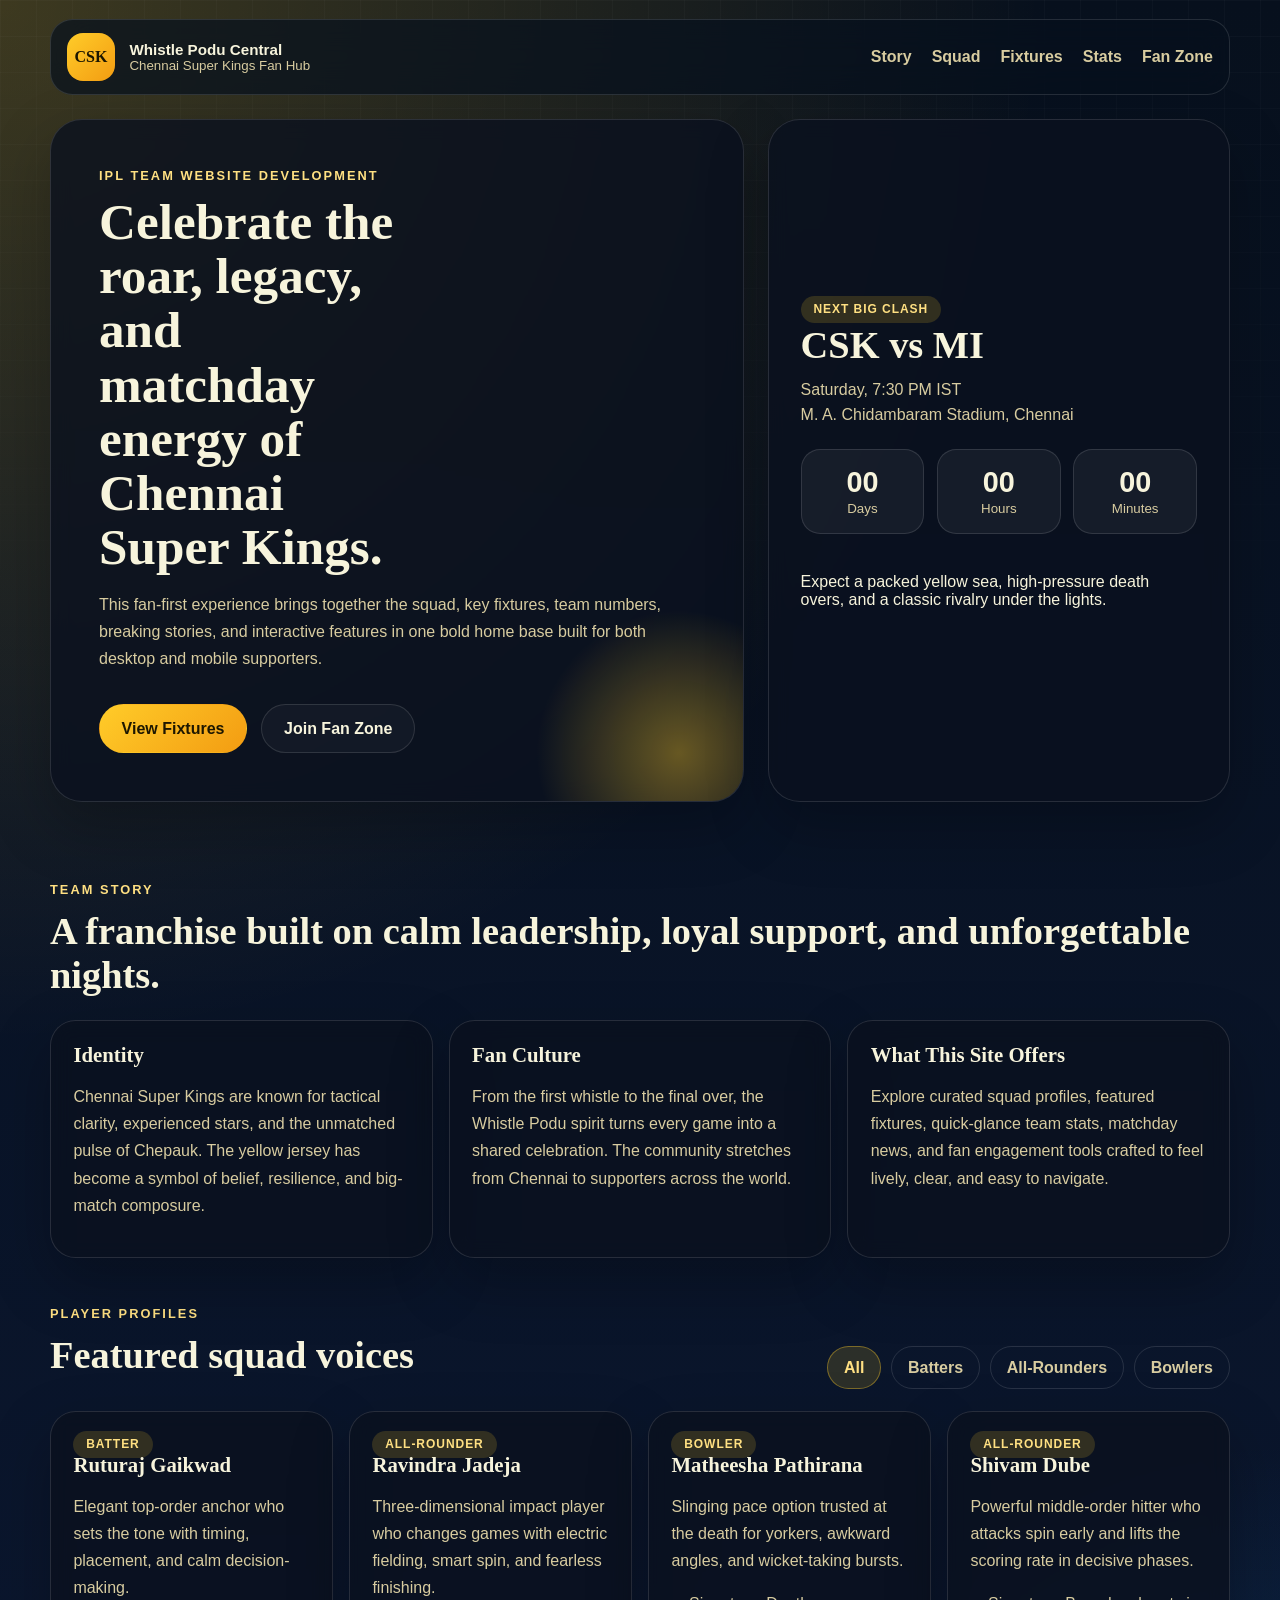
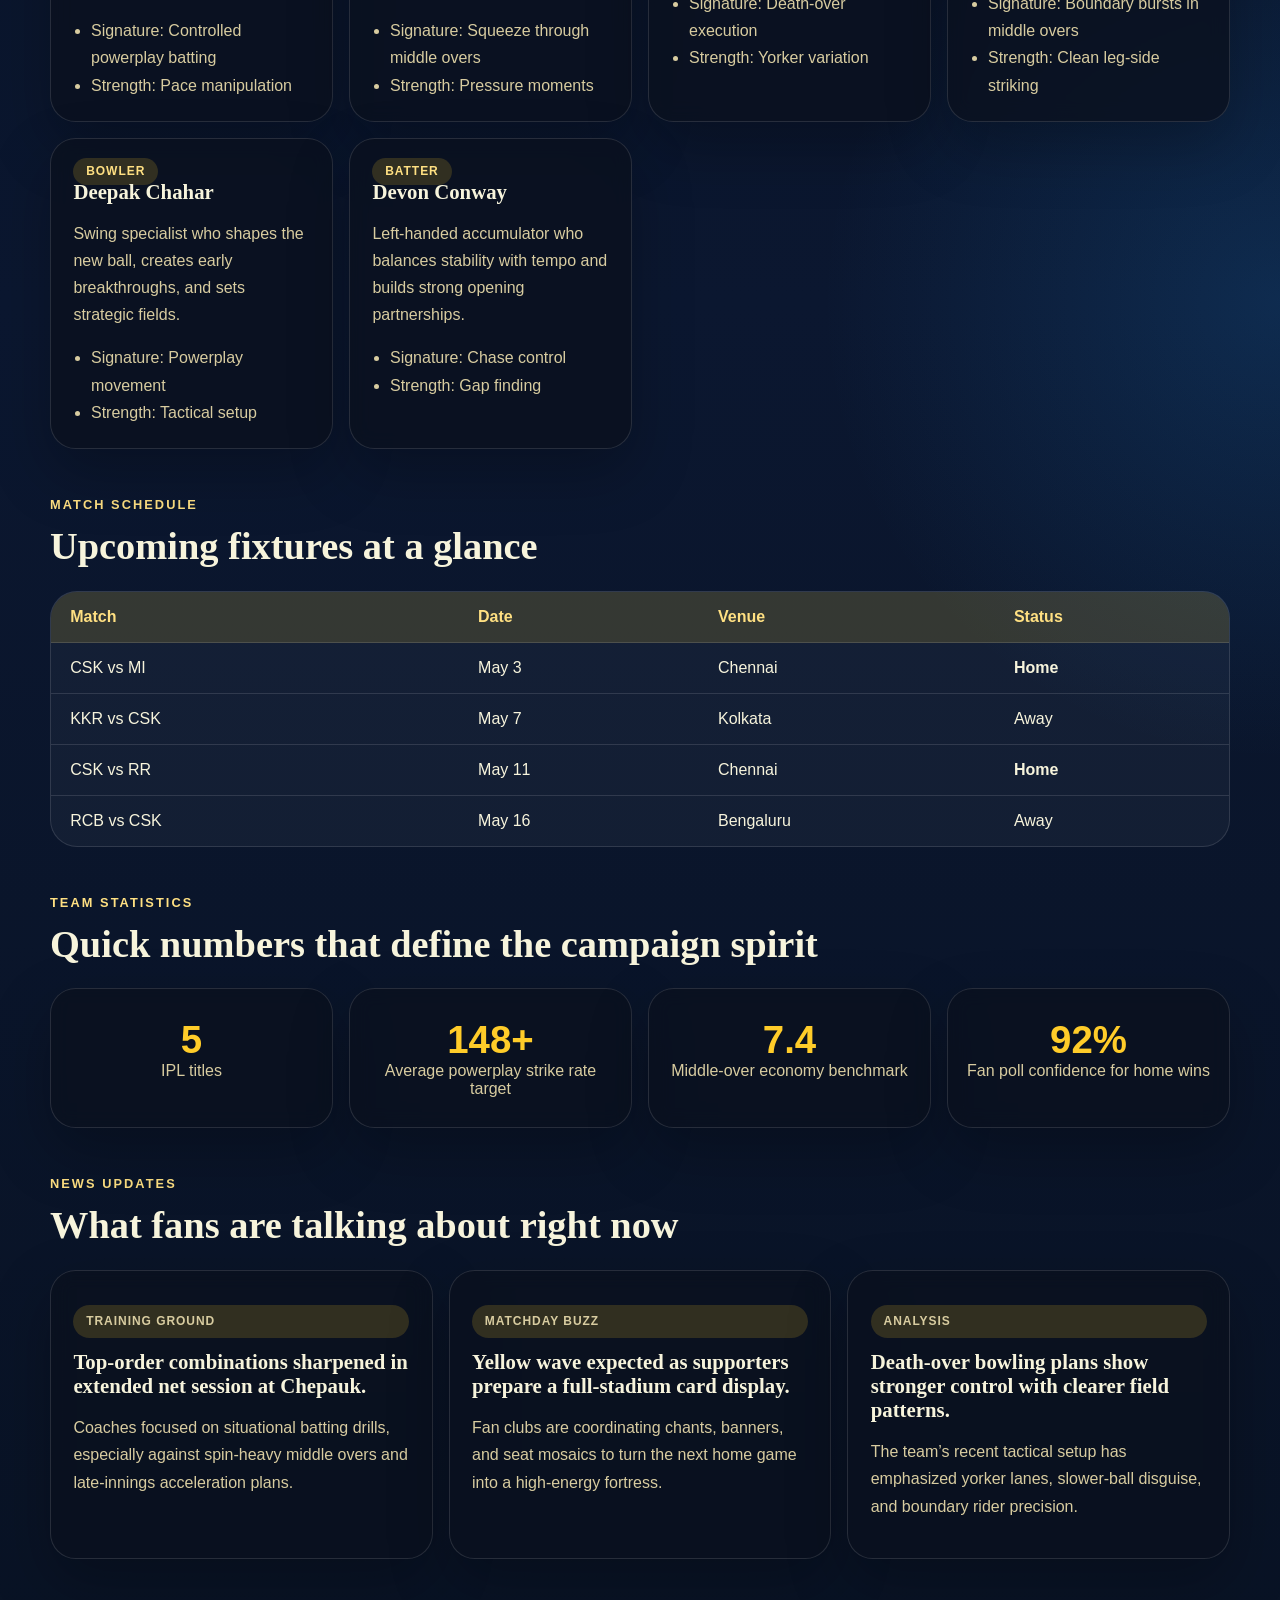
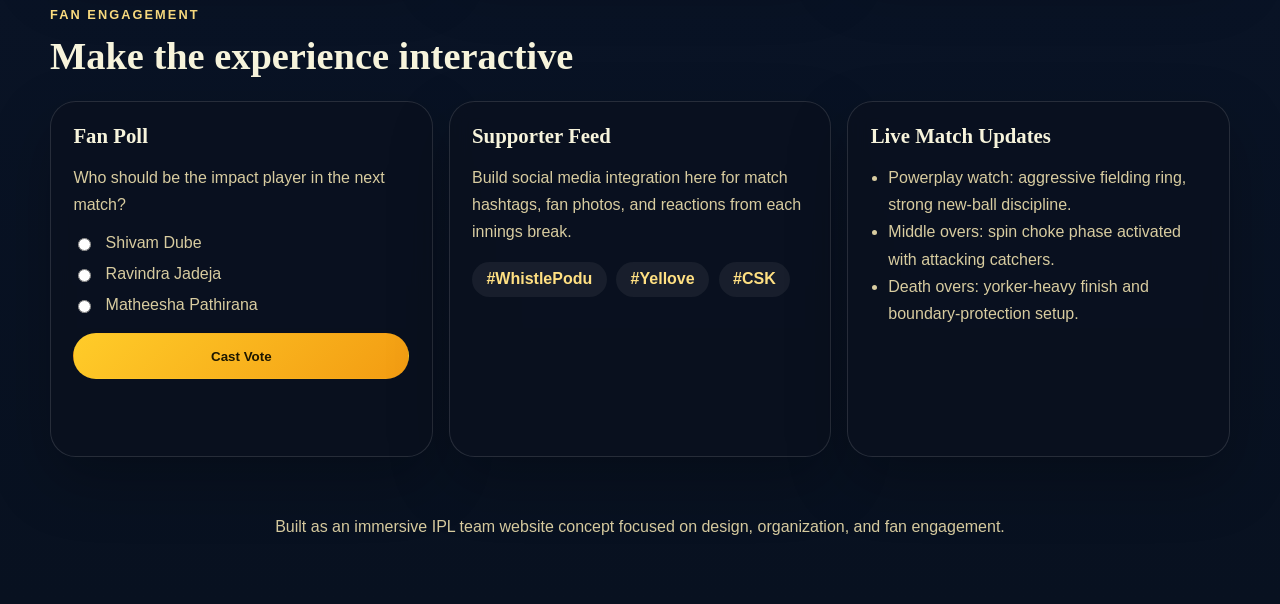
<file: Task_2(Intermediate)/index.html>
<!DOCTYPE html>
<html lang="en">
  <head>
    <meta charset="UTF-8" />
    <meta name="viewport" content="width=device-width, initial-scale=1.0" />
    <meta
      name="description"
      content="A fan-first Chennai Super Kings website with squad details, fixtures, stats, news, and interactive matchday features."
    />
    <title>Whistle Podu Central | Chennai Super Kings Fan Hub</title>
    <link rel="stylesheet" href="styles.css" />
  </head>
  <body>
    <div class="page-shell">
      <header class="hero" id="top">
        <nav class="site-nav">
          <a class="brand" href="#top">
            <span class="brand-mark">CSK</span>
            <span class="brand-copy">
              <strong>Whistle Podu Central</strong>
              <small>Chennai Super Kings Fan Hub</small>
            </span>
          </a>
          <button class="menu-toggle" type="button" aria-expanded="false" aria-controls="nav-links">
            Menu
          </button>
          <div class="nav-links" id="nav-links">
            <a href="#story">Story</a>
            <a href="#squad">Squad</a>
            <a href="#fixtures">Fixtures</a>
            <a href="#stats">Stats</a>
            <a href="#fan-zone">Fan Zone</a>
          </div>
        </nav>

        <div class="hero-grid">
          <div class="hero-copy">
            <p class="eyebrow">IPL Team Website Development</p>
            <h1>Celebrate the roar, legacy, and matchday energy of Chennai Super Kings.</h1>
            <p class="hero-text">
              This fan-first experience brings together the squad, key fixtures, team numbers, breaking
              stories, and interactive features in one bold home base built for both desktop and mobile supporters.
            </p>
            <div class="hero-actions">
              <a class="button button-primary" href="#fixtures">View Fixtures</a>
              <a class="button button-secondary" href="#fan-zone">Join Fan Zone</a>
            </div>
          </div>

          <aside class="match-card">
            <div class="match-pill">Next Big Clash</div>
            <h2>CSK vs MI</h2>
            <p class="match-meta">Saturday, 7:30 PM IST</p>
            <p class="match-meta">M. A. Chidambaram Stadium, Chennai</p>
            <div class="countdown" aria-label="Match countdown">
              <div><span id="days">00</span><small>Days</small></div>
              <div><span id="hours">00</span><small>Hours</small></div>
              <div><span id="minutes">00</span><small>Minutes</small></div>
            </div>
            <p class="match-blurb">
              Expect a packed yellow sea, high-pressure death overs, and a classic rivalry under the lights.
            </p>
          </aside>
        </div>
      </header>

      <main>
        <section class="section story-section" id="story">
          <div class="section-heading">
            <p class="eyebrow">Team Story</p>
            <h2>A franchise built on calm leadership, loyal support, and unforgettable nights.</h2>
          </div>
          <div class="story-grid">
            <article class="story-panel">
              <h3>Identity</h3>
              <p>
                Chennai Super Kings are known for tactical clarity, experienced stars, and the unmatched pulse of
                Chepauk. The yellow jersey has become a symbol of belief, resilience, and big-match composure.
              </p>
            </article>
            <article class="story-panel">
              <h3>Fan Culture</h3>
              <p>
                From the first whistle to the final over, the Whistle Podu spirit turns every game into a shared
                celebration. The community stretches from Chennai to supporters across the world.
              </p>
            </article>
            <article class="story-panel">
              <h3>What This Site Offers</h3>
              <p>
                Explore curated squad profiles, featured fixtures, quick-glance team stats, matchday news, and fan
                engagement tools crafted to feel lively, clear, and easy to navigate.
              </p>
            </article>
          </div>
        </section>

        <section class="section squad-section" id="squad">
          <div class="section-heading inline-heading">
            <div>
              <p class="eyebrow">Player Profiles</p>
              <h2>Featured squad voices</h2>
            </div>
            <div class="filter-group" role="tablist" aria-label="Squad filters">
              <button class="filter-button active" data-filter="all" type="button">All</button>
              <button class="filter-button" data-filter="batter" type="button">Batters</button>
              <button class="filter-button" data-filter="all-rounder" type="button">All-Rounders</button>
              <button class="filter-button" data-filter="bowler" type="button">Bowlers</button>
            </div>
          </div>

          <div class="player-grid">
            <article class="player-card" data-role="batter">
              <span class="player-role">Batter</span>
              <h3>Ruturaj Gaikwad</h3>
              <p class="player-bio">
                Elegant top-order anchor who sets the tone with timing, placement, and calm decision-making.
              </p>
              <ul>
                <li>Signature: Controlled powerplay batting</li>
                <li>Strength: Pace manipulation</li>
              </ul>
            </article>
            <article class="player-card" data-role="all-rounder">
              <span class="player-role">All-Rounder</span>
              <h3>Ravindra Jadeja</h3>
              <p class="player-bio">
                Three-dimensional impact player who changes games with electric fielding, smart spin, and fearless finishing.
              </p>
              <ul>
                <li>Signature: Squeeze through middle overs</li>
                <li>Strength: Pressure moments</li>
              </ul>
            </article>
            <article class="player-card" data-role="bowler">
              <span class="player-role">Bowler</span>
              <h3>Matheesha Pathirana</h3>
              <p class="player-bio">
                Slinging pace option trusted at the death for yorkers, awkward angles, and wicket-taking bursts.
              </p>
              <ul>
                <li>Signature: Death-over execution</li>
                <li>Strength: Yorker variation</li>
              </ul>
            </article>
            <article class="player-card" data-role="all-rounder">
              <span class="player-role">All-Rounder</span>
              <h3>Shivam Dube</h3>
              <p class="player-bio">
                Powerful middle-order hitter who attacks spin early and lifts the scoring rate in decisive phases.
              </p>
              <ul>
                <li>Signature: Boundary bursts in middle overs</li>
                <li>Strength: Clean leg-side striking</li>
              </ul>
            </article>
            <article class="player-card" data-role="bowler">
              <span class="player-role">Bowler</span>
              <h3>Deepak Chahar</h3>
              <p class="player-bio">
                Swing specialist who shapes the new ball, creates early breakthroughs, and sets strategic fields.
              </p>
              <ul>
                <li>Signature: Powerplay movement</li>
                <li>Strength: Tactical setup</li>
              </ul>
            </article>
            <article class="player-card" data-role="batter">
              <span class="player-role">Batter</span>
              <h3>Devon Conway</h3>
              <p class="player-bio">
                Left-handed accumulator who balances stability with tempo and builds strong opening partnerships.
              </p>
              <ul>
                <li>Signature: Chase control</li>
                <li>Strength: Gap finding</li>
              </ul>
            </article>
          </div>
        </section>

        <section class="section fixtures-section" id="fixtures">
          <div class="section-heading">
            <p class="eyebrow">Match Schedule</p>
            <h2>Upcoming fixtures at a glance</h2>
          </div>
          <div class="fixtures-table" role="table" aria-label="Upcoming fixtures">
            <div class="fixture-row fixture-head" role="row">
              <span>Match</span>
              <span>Date</span>
              <span>Venue</span>
              <span>Status</span>
            </div>
            <div class="fixture-row" role="row">
              <span>CSK vs MI</span>
              <span>May 3</span>
              <span>Chennai</span>
              <span><strong>Home</strong></span>
            </div>
            <div class="fixture-row" role="row">
              <span>KKR vs CSK</span>
              <span>May 7</span>
              <span>Kolkata</span>
              <span>Away</span>
            </div>
            <div class="fixture-row" role="row">
              <span>CSK vs RR</span>
              <span>May 11</span>
              <span>Chennai</span>
              <span><strong>Home</strong></span>
            </div>
            <div class="fixture-row" role="row">
              <span>RCB vs CSK</span>
              <span>May 16</span>
              <span>Bengaluru</span>
              <span>Away</span>
            </div>
          </div>
        </section>

        <section class="section stats-section" id="stats">
          <div class="section-heading">
            <p class="eyebrow">Team Statistics</p>
            <h2>Quick numbers that define the campaign spirit</h2>
          </div>
          <div class="stats-grid">
            <article class="stat-card">
              <span class="stat-value">5</span>
              <span class="stat-label">IPL titles</span>
            </article>
            <article class="stat-card">
              <span class="stat-value">148+</span>
              <span class="stat-label">Average powerplay strike rate target</span>
            </article>
            <article class="stat-card">
              <span class="stat-value">7.4</span>
              <span class="stat-label">Middle-over economy benchmark</span>
            </article>
            <article class="stat-card">
              <span class="stat-value">92%</span>
              <span class="stat-label">Fan poll confidence for home wins</span>
            </article>
          </div>
        </section>

        <section class="section news-section">
          <div class="section-heading">
            <p class="eyebrow">News Updates</p>
            <h2>What fans are talking about right now</h2>
          </div>
          <div class="news-grid">
            <article class="news-card">
              <p class="news-tag">Training Ground</p>
              <h3>Top-order combinations sharpened in extended net session at Chepauk.</h3>
              <p>
                Coaches focused on situational batting drills, especially against spin-heavy middle overs and
                late-innings acceleration plans.
              </p>
            </article>
            <article class="news-card">
              <p class="news-tag">Matchday Buzz</p>
              <h3>Yellow wave expected as supporters prepare a full-stadium card display.</h3>
              <p>
                Fan clubs are coordinating chants, banners, and seat mosaics to turn the next home game into a
                high-energy fortress.
              </p>
            </article>
            <article class="news-card">
              <p class="news-tag">Analysis</p>
              <h3>Death-over bowling plans show stronger control with clearer field patterns.</h3>
              <p>
                The team’s recent tactical setup has emphasized yorker lanes, slower-ball disguise, and boundary
                rider precision.
              </p>
            </article>
          </div>
        </section>

        <section class="section fan-zone-section" id="fan-zone">
          <div class="section-heading">
            <p class="eyebrow">Fan Engagement</p>
            <h2>Make the experience interactive</h2>
          </div>
          <div class="fan-zone-grid">
            <article class="fan-card poll-card">
              <h3>Fan Poll</h3>
              <p>Who should be the impact player in the next match?</p>
              <form id="poll-form">
                <label><input type="radio" name="impact-player" value="Shivam Dube" /> Shivam Dube</label>
                <label><input type="radio" name="impact-player" value="Ravindra Jadeja" /> Ravindra Jadeja</label>
                <label><input type="radio" name="impact-player" value="Matheesha Pathirana" /> Matheesha Pathirana</label>
                <button class="button button-primary" type="submit">Cast Vote</button>
              </form>
              <p class="poll-result" id="poll-result" aria-live="polite"></p>
            </article>

            <article class="fan-card">
              <h3>Supporter Feed</h3>
              <p>
                Build social media integration here for match hashtags, fan photos, and reactions from each innings
                break.
              </p>
              <div class="social-chips">
                <span>#WhistlePodu</span>
                <span>#Yellove</span>
                <span>#CSK</span>
              </div>
            </article>

            <article class="fan-card">
              <h3>Live Match Updates</h3>
              <ul class="live-feed">
                <li>Powerplay watch: aggressive fielding ring, strong new-ball discipline.</li>
                <li>Middle overs: spin choke phase activated with attacking catchers.</li>
                <li>Death overs: yorker-heavy finish and boundary-protection setup.</li>
              </ul>
            </article>
          </div>
        </section>
      </main>

      <footer class="site-footer">
        <p>Built as an immersive IPL team website concept focused on design, organization, and fan engagement.</p>
      </footer>
    </div>

    <script src="script.js"></script>
  </body>
</html>
</file>
<file: Task_2(Intermediate)/styles.css>
:root {
  --bg: #081120;
  --panel: rgba(10, 17, 31, 0.8);
  --panel-strong: rgba(255, 255, 255, 0.1);
  --text: #f7f4dc;
  --muted: #d8cca0;
  --accent: #ffcc29;
  --accent-deep: #f39c12;
  --accent-soft: #ffe082;
  --line: rgba(255, 255, 255, 0.12);
  --shadow: 0 24px 60px rgba(0, 0, 0, 0.25);
}

* {
  box-sizing: border-box;
}

html {
  scroll-behavior: smooth;
}

body {
  margin: 0;
  font-family: Verdana, "Trebuchet MS", sans-serif;
  color: var(--text);
  background:
    radial-gradient(circle at top left, rgba(255, 204, 41, 0.22), transparent 26%),
    radial-gradient(circle at right center, rgba(33, 150, 243, 0.16), transparent 20%),
    linear-gradient(180deg, #07101d 0%, #0b1730 50%, #081120 100%);
  min-height: 100vh;
}

body::before {
  content: "";
  position: fixed;
  inset: 0;
  background-image:
    linear-gradient(rgba(255, 255, 255, 0.035) 1px, transparent 1px),
    linear-gradient(90deg, rgba(255, 255, 255, 0.035) 1px, transparent 1px);
  background-size: 36px 36px;
  pointer-events: none;
  mask-image: linear-gradient(180deg, rgba(0, 0, 0, 0.65), transparent 85%);
}

.page-shell {
  width: min(1180px, calc(100% - 2rem));
  margin: 0 auto;
}

.hero {
  padding: 1.2rem 0 3rem;
}

.site-nav {
  display: flex;
  align-items: center;
  justify-content: space-between;
  gap: 1rem;
  padding: 0.8rem 1rem;
  background: rgba(7, 16, 29, 0.7);
  border: 1px solid var(--line);
  border-radius: 1.4rem;
  backdrop-filter: blur(16px);
  position: sticky;
  top: 1rem;
  z-index: 10;
}

.brand {
  display: flex;
  align-items: center;
  gap: 0.9rem;
  color: inherit;
  text-decoration: none;
}

.brand-mark {
  display: grid;
  place-items: center;
  width: 3rem;
  height: 3rem;
  border-radius: 1rem;
  background: linear-gradient(135deg, var(--accent) 0%, var(--accent-deep) 100%);
  color: #1b1600;
  font-family: "Cinzel", serif;
  font-weight: 800;
}

.brand-copy {
  display: flex;
  flex-direction: column;
}

.brand-copy strong {
  font-size: 0.95rem;
}

.brand-copy small {
  color: var(--muted);
}

.menu-toggle {
  display: none;
  border: 1px solid var(--line);
  background: transparent;
  color: var(--text);
  padding: 0.7rem 1rem;
  border-radius: 999px;
  font: inherit;
}

.nav-links {
  display: flex;
  gap: 1.25rem;
}

.nav-links a {
  color: var(--muted);
  text-decoration: none;
  font-weight: 600;
}

.nav-links a:hover,
.nav-links a:focus-visible {
  color: var(--accent-soft);
}

.hero-grid {
  display: grid;
  grid-template-columns: 1.35fr 0.9fr;
  gap: 1.5rem;
  align-items: stretch;
  margin-top: 1.5rem;
}

.hero-copy,
.match-card,
.story-panel,
.player-card,
.stat-card,
.news-card,
.fan-card {
  border: 1px solid var(--line);
  background: var(--panel);
  box-shadow: var(--shadow);
  backdrop-filter: blur(10px);
}

.hero-copy {
  border-radius: 2rem;
  padding: 3rem;
  position: relative;
  overflow: hidden;
}

.hero-copy::after {
  content: "";
  position: absolute;
  inset: auto -5rem -6rem auto;
  width: 18rem;
  height: 18rem;
  border-radius: 50%;
  background: radial-gradient(circle, rgba(255, 204, 41, 0.38), transparent 70%);
}

.eyebrow {
  margin: 0 0 0.75rem;
  color: var(--accent-soft);
  text-transform: uppercase;
  letter-spacing: 0.16em;
  font-size: 0.8rem;
  font-weight: 800;
}

h1,
h2,
h3 {
  font-family: "Palatino Linotype", "Book Antiqua", Georgia, serif;
  margin-top: 0;
}

h1 {
  font-size: clamp(2.5rem, 4vw, 4.9rem);
  line-height: 1.06;
  margin-bottom: 1rem;
  max-width: 12ch;
}

h2 {
  font-size: clamp(1.8rem, 3vw, 3rem);
  line-height: 1.15;
  margin-bottom: 0.7rem;
}

h3 {
  font-size: 1.3rem;
  margin-bottom: 0.6rem;
}

.hero-text,
.story-panel p,
.player-bio,
.news-card p,
.fan-card p,
.site-footer p {
  color: var(--muted);
  line-height: 1.7;
}

.hero-actions {
  display: flex;
  flex-wrap: wrap;
  gap: 0.9rem;
  margin-top: 2rem;
}

.button {
  display: inline-flex;
  align-items: center;
  justify-content: center;
  border-radius: 999px;
  padding: 0.9rem 1.35rem;
  text-decoration: none;
  font-weight: 800;
  border: 1px solid transparent;
  transition: transform 160ms ease, border-color 160ms ease, background 160ms ease;
}

.button:hover,
.button:focus-visible {
  transform: translateY(-2px);
}

.button-primary {
  background: linear-gradient(135deg, var(--accent) 0%, var(--accent-deep) 100%);
  color: #1d1700;
}

.button-secondary {
  color: var(--text);
  border-color: var(--line);
  background: rgba(255, 255, 255, 0.03);
}

.match-card {
  border-radius: 2rem;
  padding: 2rem;
  display: flex;
  flex-direction: column;
  justify-content: center;
}

.match-pill,
.player-role,
.news-tag {
  align-self: flex-start;
  padding: 0.4rem 0.8rem;
  border-radius: 999px;
  background: rgba(255, 204, 41, 0.16);
  color: var(--accent-soft);
  font-size: 0.75rem;
  font-weight: 800;
  text-transform: uppercase;
  letter-spacing: 0.08em;
}

.match-meta {
  margin: 0.2rem 0;
  color: var(--muted);
}

.countdown {
  display: grid;
  grid-template-columns: repeat(3, minmax(0, 1fr));
  gap: 0.8rem;
  margin: 1.4rem 0;
}

.countdown div {
  padding: 1rem 0.7rem;
  border-radius: 1.2rem;
  text-align: center;
  background: rgba(255, 255, 255, 0.05);
  border: 1px solid var(--line);
}

.countdown span {
  display: block;
  font-size: 1.8rem;
  font-weight: 800;
}

.countdown small {
  color: var(--muted);
}

.section {
  padding: 2rem 0 1rem;
}

.section-heading {
  margin-bottom: 1.4rem;
}

.inline-heading {
  display: flex;
  justify-content: space-between;
  align-items: end;
  gap: 1rem;
}

.story-grid,
.news-grid,
.fan-zone-grid {
  display: grid;
  grid-template-columns: repeat(3, minmax(0, 1fr));
  gap: 1rem;
}

.story-panel,
.news-card,
.fan-card,
.player-card,
.stat-card {
  border-radius: 1.6rem;
  padding: 1.4rem;
}

.filter-group {
  display: flex;
  gap: 0.6rem;
  flex-wrap: wrap;
}

.filter-button {
  border: 1px solid var(--line);
  background: transparent;
  color: var(--muted);
  padding: 0.7rem 1rem;
  border-radius: 999px;
  font: inherit;
  font-weight: 700;
  cursor: pointer;
}

.filter-button.active,
.filter-button:hover,
.filter-button:focus-visible {
  background: rgba(255, 204, 41, 0.14);
  color: var(--accent-soft);
  border-color: rgba(255, 204, 41, 0.38);
}

.player-grid,
.stats-grid {
  display: grid;
  grid-template-columns: repeat(4, minmax(0, 1fr));
  gap: 1rem;
}

.player-card ul,
.live-feed {
  margin: 1rem 0 0;
  padding-left: 1.1rem;
  color: var(--muted);
  line-height: 1.7;
}

.player-card.hidden {
  display: none;
}

.fixtures-table {
  border-radius: 1.7rem;
  overflow: hidden;
  border: 1px solid var(--line);
  background: rgba(255, 255, 255, 0.04);
}

.fixture-row {
  display: grid;
  grid-template-columns: 1.4fr 0.8fr 1fr 0.7fr;
  gap: 1rem;
  padding: 1rem 1.2rem;
  border-bottom: 1px solid var(--line);
}

.fixture-row:last-child {
  border-bottom: 0;
}

.fixture-head {
  background: rgba(255, 204, 41, 0.14);
  color: var(--accent-soft);
  font-weight: 800;
}

.stats-grid {
  grid-template-columns: repeat(4, minmax(0, 1fr));
}

.stat-card {
  text-align: center;
  padding: 1.8rem 1rem;
}

.stat-value {
  display: block;
  font-size: clamp(2.1rem, 3vw, 3rem);
  font-weight: 800;
  color: var(--accent);
}

.stat-label {
  color: var(--muted);
}

.social-chips {
  display: flex;
  flex-wrap: wrap;
  gap: 0.6rem;
  margin-top: 1rem;
}

.social-chips span {
  padding: 0.55rem 0.9rem;
  border-radius: 999px;
  background: rgba(255, 255, 255, 0.06);
  color: var(--accent-soft);
  font-weight: 700;
}

#poll-form {
  display: grid;
  gap: 0.8rem;
  margin-top: 1rem;
}

#poll-form label {
  display: flex;
  align-items: center;
  gap: 0.7rem;
  color: var(--muted);
}

.poll-card button {
  margin-top: 0.4rem;
  cursor: pointer;
}

.poll-result {
  min-height: 1.4rem;
  margin-top: 1rem;
  color: var(--accent-soft);
  font-weight: 700;
}

.site-footer {
  padding: 1.5rem 0 3rem;
  text-align: center;
}

@media (max-width: 980px) {
  .hero-grid,
  .story-grid,
  .news-grid,
  .fan-zone-grid,
  .player-grid,
  .stats-grid {
    grid-template-columns: repeat(2, minmax(0, 1fr));
  }

  .hero-copy {
    padding: 2rem;
  }

  .inline-heading {
    align-items: start;
    flex-direction: column;
  }
}

@media (max-width: 760px) {
  .page-shell {
    width: min(100% - 1rem, 1180px);
  }

  .site-nav {
    align-items: flex-start;
    flex-wrap: wrap;
  }

  .menu-toggle {
    display: inline-flex;
  }

  .nav-links {
    width: 100%;
    display: none;
    flex-direction: column;
    padding-top: 0.75rem;
  }

  .nav-links.open {
    display: flex;
  }

  .hero-grid,
  .story-grid,
  .news-grid,
  .fan-zone-grid,
  .player-grid,
  .stats-grid,
  .countdown {
    grid-template-columns: 1fr;
  }

  .fixture-row {
    grid-template-columns: 1fr;
    gap: 0.35rem;
  }

  h1 {
    max-width: none;
  }
}
</file>
